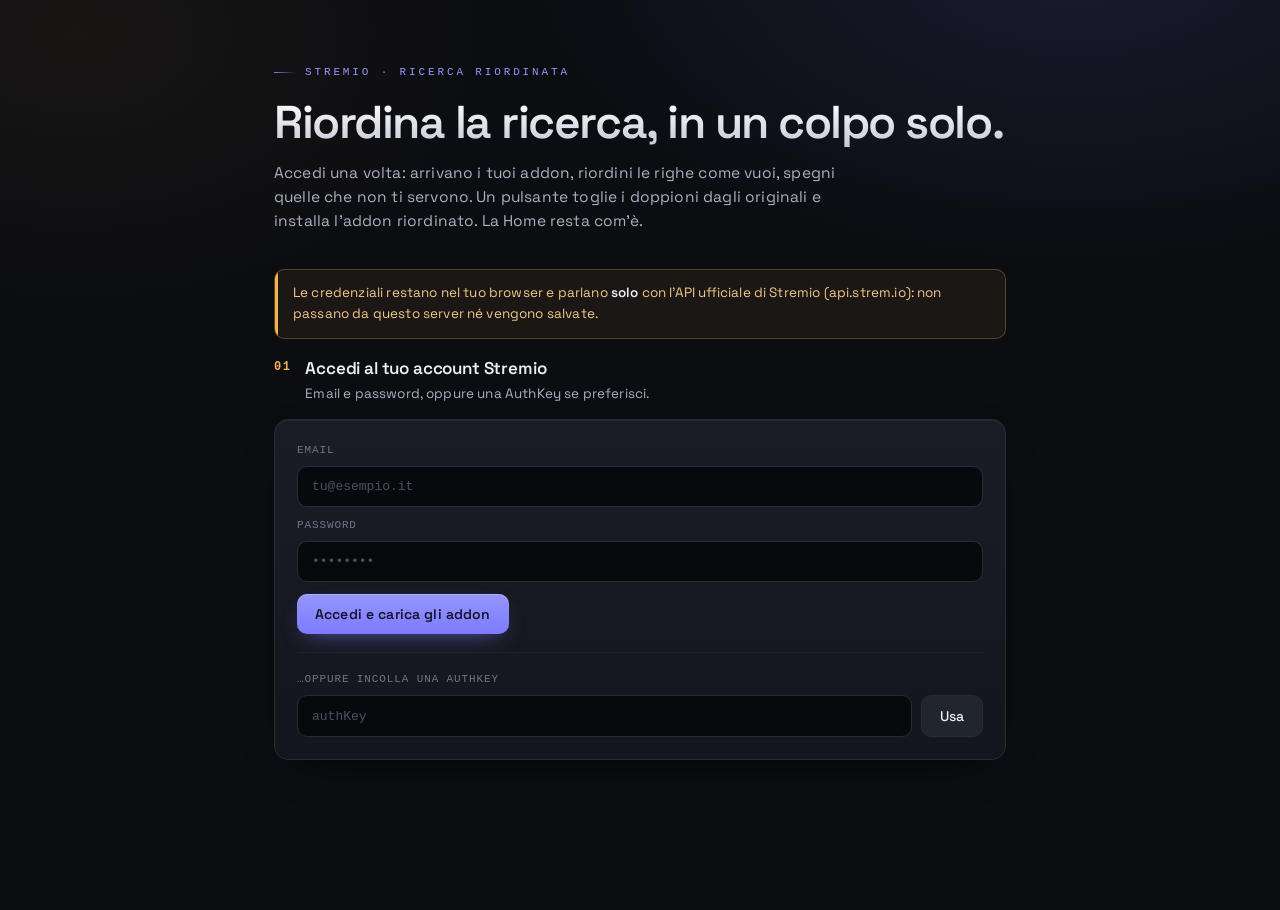
<file: index.html>
<!doctype html>
<html lang="it">
<head>
<meta charset="utf-8" />
<meta name="viewport" content="width=device-width, initial-scale=1" />
<title>Ricerca Riordinata · Stremio</title>
<link rel="preconnect" href="https://fonts.googleapis.com" />
<link href="https://fonts.googleapis.com/css2?family=Space+Grotesk:wght@400;500;600;700&display=swap" rel="stylesheet" />
<link rel="stylesheet" href="/style.css" />
</head>
<body>
<div class="wrap">
  <header class="masthead">
    <p class="eyebrow">Stremio · Ricerca Riordinata</p>
    <h1>Riordina la ricerca, in un colpo solo.</h1>
    <p class="lede">Accedi una volta: arrivano i tuoi addon, riordini le righe come vuoi, spegni quelle che non ti servono. Un pulsante toglie i doppioni dagli originali e installa l'addon riordinato. La Home resta com'è.</p>
  </header>

  <div class="banner warn">
    Le credenziali restano nel tuo browser e parlano <strong>solo</strong> con l'API ufficiale di Stremio (api.strem.io): non passano da questo server né vengono salvate.
  </div>

  <!-- STEP 1: LOGIN -->
  <section class="step" id="loginStep">
    <div class="step-head"><span class="step-num">01</span>
      <div><h2 class="step-title">Accedi al tuo account Stremio</h2>
      <p class="step-sub">Email e password, oppure una AuthKey se preferisci.</p></div>
    </div>
    <div class="card">
      <label class="field" for="email">Email</label>
      <input id="email" type="email" autocomplete="username" placeholder="tu@esempio.it" />
      <div style="height:10px"></div>
      <label class="field" for="pass">Password</label>
      <input id="pass" type="password" autocomplete="current-password" placeholder="••••••••" />
      <div style="height:12px"></div>
      <button id="login" class="primary">Accedi e carica gli addon</button>
      <hr class="sep" style="margin:18px 0" />
      <label class="field" for="authkey">…oppure incolla una AuthKey</label>
      <div class="row-inline">
        <input id="authkey" type="text" placeholder="authKey" autocomplete="off" />
        <button id="useKey">Usa</button>
      </div>
      <div id="authMsg"></div>
    </div>
  </section>

  <!-- STEP 2: ORDER -->
  <section class="step" id="orderStep" style="display:none">
    <div class="step-head"><span class="step-num">02</span>
      <div><h2 class="step-title">Ordina le righe della ricerca</h2>
      <p class="step-sub">Il numero è la posizione. Trascina con ↑ ↓, rinomina, spegni quelle che non vuoi: le righe spente spariscono del tutto dalla ricerca di Stremio.</p></div>
    </div>
    <div id="list" class="sources"></div>
    <div id="warnProtected"></div>
  </section>

  <!-- STEP 3: APPLY -->
  <section class="step" id="applyStep" style="display:none">
    <div class="step-head"><span class="step-num">03</span>
      <div><h2 class="step-title">Applica e installa</h2>
      <p class="step-sub">Toglie la ricerca agli originali e installa l'addon riordinato.</p></div>
    </div>
    <div class="card">
      <label class="field" for="addonName">Nome dell'addon</label>
      <input id="addonName" type="text" placeholder="Ricerca Riordinata" autocomplete="off" />
      <div style="height:14px"></div>
      <div class="btn-row" style="margin-bottom:14px">
        <button id="backup" class="ghost">Scarica backup</button>
        <span class="note muted" id="backupNote" style="align-self:center">Scarica il backup per abilitare “Applica”.</span>
      </div>
      <button id="apply" class="primary" disabled>Applica e installa</button>
      <div id="applyMsg"></div>
    </div>
  </section>
</div>

<script>
const $ = (s) => document.querySelector(s);
const API = 'https://api.strem.io/api/';
let authKey = null;
let collection = [];   // addons completi dell'account
let rows = [];         // righe cercabili: {addonIdx, src, addonName, utype, uid_up, type, name, on}
let didBackup = false;

function banner(el, kind, html){ el.innerHTML = '<div class="banner '+kind+'">'+html+'</div>'; }
function isProtected(a){ return !!(a.flags && a.flags.protected); }
function searchableCatalogs(a){
  const cats = (a.manifest && a.manifest.catalogs) || [];
  return cats.filter(c =>
    (Array.isArray(c.extra) && c.extra.some(e => e && e.name === 'search')) ||
    (Array.isArray(c.extraSupported) && c.extraSupported.includes('search')));
}
function b64url(str){
  const bytes = new TextEncoder().encode(str);
  let bin=''; for (const b of bytes) bin += String.fromCharCode(b);
  return btoa(bin).replace(/\+/g,'-').replace(/\//g,'_').replace(/=+$/,'');
}
async function apiPost(method, body){
  const r = await fetch(API + method, { method:'POST', headers:{'Content-Type':'application/json'}, body: JSON.stringify(body) });
  return r.json();
}

async function login(){
  const email = $('#email').value.trim(), pass = $('#pass').value, msg = $('#authMsg');
  if (!email || !pass){ banner(msg,'err','Inserisci email e password.'); return; }
  banner(msg,'warn','Accesso in corso…');
  try {
    const data = await apiPost('login', { email, password: pass });
    const key = data && data.result && data.result.authKey;
    if (!key) throw new Error((data && data.error && data.error.message) || 'credenziali non valide');
    authKey = key; $('#pass').value = '';
    await loadCollection();
  } catch(e){ banner(msg,'err','Accesso fallito: '+e.message+'. Se è un problema di CORS, prova con la AuthKey.'); }
}
async function useKey(){
  const k = $('#authkey').value.trim(), msg = $('#authMsg');
  if (!k){ banner(msg,'err','Incolla una AuthKey.'); return; }
  authKey = k; await loadCollection();
}

async function loadCollection(){
  const msg = $('#authMsg');
  banner(msg,'warn','Carico i tuoi addon…');
  try {
    const data = await apiPost('addonCollectionGet', { type:'AddonCollectionGet', authKey, update:true });
    const list = data && data.result && data.result.addons;
    if (!Array.isArray(list)) throw new Error((data && data.error && data.error.message) || 'risposta inattesa');
    collection = list;

    rows = [];
    let protectedSearch = [];
    list.forEach((a, idx) => {
      const cats = searchableCatalogs(a);
      if (!cats.length) return;
      if (isProtected(a)) { protectedSearch.push((a.manifest&&a.manifest.name)||a.transportName); return; }
      cats.forEach(c => rows.push({
        addonIdx: idx, src: a.transportUrl, addonName: (a.manifest&&a.manifest.name)||'(addon)',
        utype: c.type, uid_up: c.id, type: c.type, name: c.name || ((a.manifest&&a.manifest.name)+' '+c.type), on: true,
      }));
    });

    if (!rows.length){ banner(msg,'err','Non ho trovato addon con ricerca da gestire.'); return; }
    banner(msg,'ok','Caricati '+rows.length+' righe cercabili da '+list.length+' addon.');
    $('#loginStep').style.display = 'none';
    $('#orderStep').style.display = 'block';
    $('#applyStep').style.display = 'block';

    if (protectedSearch.length){
      $('#warnProtected').innerHTML = '<div class="banner warn">Questi addon sono protetti e non modificabili: <strong>'+protectedSearch.join(', ')+'</strong>. La loro riga di ricerca resterà nella posizione decisa da Stremio.</div>';
    }
    render();
  } catch(e){ banner(msg,'err','Caricamento non riuscito: '+e.message); }
}

function move(i,d){ const j=i+d; if(j<0||j>=rows.length)return; [rows[i],rows[j]]=[rows[j],rows[i]]; render(); }
function render(){
  const list = $('#list'); list.innerHTML='';
  rows.forEach((row,i) => {
    const el = document.createElement('div');
    el.className = 'src' + (row.on ? '' : ' off');
    el.innerHTML = `
      <div class="rank">${String(i+1).padStart(2,'0')}</div>
      <div>
        <div class="src-name"><input data-i="${i}" class="nm" type="text" value="${row.name.replace(/"/g,'&quot;')}" /></div>
        <div class="src-meta">${row.addonName} · ${row.utype}/${row.uid_up}</div>
      </div>
      <div class="src-ctrls">
        <span class="tag">${row.type}</span>
        <button class="icon" data-up="${i}" title="Su">↑</button>
        <button class="icon" data-down="${i}" title="Giù">↓</button>
        <button class="icon ghost" data-toggle="${i}" title="Accendi/spegni">${row.on ? '◉' : '◯'}</button>
      </div>`;
    list.appendChild(el);
  });
  list.querySelectorAll('input.nm').forEach(inp => inp.oninput = e => rows[+e.target.dataset.i].name = e.target.value);
  list.querySelectorAll('[data-up]').forEach(b => b.onclick = () => move(+b.dataset.up,-1));
  list.querySelectorAll('[data-down]').forEach(b => b.onclick = () => move(+b.dataset.down,+1));
  list.querySelectorAll('[data-toggle]').forEach(b => b.onclick = () => { const i=+b.dataset.toggle; rows[i].on=!rows[i].on; render(); });
}

function downloadBackup(){
  const blob = new Blob([JSON.stringify(collection,null,2)], {type:'application/json'});
  const a = document.createElement('a');
  a.href = URL.createObjectURL(blob);
  a.download = 'stremio-addons-backup-'+new Date().toISOString().slice(0,10)+'.json';
  a.click();
  didBackup = true; $('#backupNote').textContent='Backup scaricato ✓'; $('#apply').disabled=false;
}

function stripSearch(manifest){
  const m = JSON.parse(JSON.stringify(manifest));
  (m.catalogs||[]).forEach(c => {
    if (Array.isArray(c.extra)) c.extra = c.extra.filter(e => !(e && e.name==='search'));
    if (Array.isArray(c.extraSupported)) c.extraSupported = c.extraSupported.filter(x => x!=='search');
    if (Array.isArray(c.extraRequired)) c.extraRequired = c.extraRequired.filter(x => x!=='search');
  });
  return m;
}

async function apply(){
  const msg = $('#applyMsg');
  const active = rows.filter(r => r.on);
  if (!didBackup){ banner(msg,'err','Scarica prima il backup.'); return; }
  banner(msg,'warn','Applico le modifiche…');

  // 1) configurazione dell'aggregatore (solo righe accese, nell'ordine attuale)
  let aggDescriptor = null, installUrl = null;
  if (active.length){
  const cfg = {
    id: Math.random().toString(36).slice(2,8),
    name: ($('#addonName').value.trim() || 'Ricerca Riordinata'),
    catalogs: active.map((r,i) => ({ uid:'c'+i, name:r.name, type:r.type, src:r.src, utype:r.utype, uid_up:r.uid_up })),
  };
  const blob = b64url(JSON.stringify(cfg));
  installUrl = location.origin + '/' + blob + '/manifest.json';
  const types = [...new Set(cfg.catalogs.map(c=>c.type))];
  const aggManifest = {
    id: 'com.cloudflare.ricerca-riordinata.'+cfg.id, version:'1.0.0', name: cfg.name,
    description:'Righe della ricerca nell\u0027ordine scelto da te.',
    resources:['catalog'], types, idPrefixes:[],
    catalogs: cfg.catalogs.map(c => ({ type:c.type, id:c.uid, name:c.name, extra:[{name:'search',isRequired:true}] })),
    behaviorHints:{ configurable:true, configurationRequired:false },
  };
  aggDescriptor = { transportUrl: installUrl, transportName: cfg.name, manifest: aggManifest, flags:{} };
  }

  // 2) tolgo la ricerca a TUTTE le fonti gestite, anche a quelle con le righe spente:
  //    una riga spenta non entra nell'aggregatore, quindi sparisce del tutto dalla ricerca di Stremio
  const sourceUrls = new Set(rows.map(r => r.src));

  // 3) nuova collezione: tolgo la ricerca alle fonti, rimuovo vecchi aggregatori di questo dominio, aggiungo l'aggregatore
  const next = collection
    .map(a => sourceUrls.has(a.transportUrl) ? { ...a, manifest: stripSearch(a.manifest) } : a)
    .filter(a => !(a.transportUrl && a.transportUrl.startsWith(location.origin)));
  if (aggDescriptor) next.push(aggDescriptor);

  try {
    const data = await apiPost('addonCollectionSet', { type:'AddonCollectionSet', authKey, addons: next });
    if (data && data.error) throw new Error(data.error.message || JSON.stringify(data.error));
    collection = next;
    $('#apply').disabled = true;
    if (!installUrl){
      msg.innerHTML = '<div class="banner ok"><strong>Fatto.</strong> Tutte le righe erano spente: ho tolto la ricerca alle fonti senza installare alcun aggregatore. <strong>Riavvia Stremio.</strong></div>';
      return;
    }
    const deep = 'stremio://' + installUrl.replace(/^https?:\/\//,'');
    msg.innerHTML = '<div class="banner ok"><strong>Fatto.</strong> Ricerca tolta agli originali (anche alle righe spente) e addon riordinato installato. <strong>Riavvia Stremio</strong> per vederlo.</div>'
      + '<div class="output"><div class="note">Se l\u0027addon non comparisse, installalo a mano:</div><div class="url-box">'+installUrl+'</div>'
      + '<div class="btn-row"><a href="'+deep+'"><button>Apri in Stremio</button></a><button id="copyUrl" class="ghost">Copia URL</button></div></div>';
    const cp = document.getElementById('copyUrl'); if (cp) cp.onclick = () => { navigator.clipboard.writeText(installUrl); cp.textContent='Copiato ✓'; };
  } catch(e){ banner(msg,'err','Modifica non riuscita: '+e.message+'. La tua collezione non è stata cambiata; puoi ripristinare dal backup.'); }
}

$('#login').onclick = login;
$('#useKey').onclick = useKey;
$('#backup').onclick = downloadBackup;
$('#apply').onclick = apply;
</script>
</body>
</html>
</file>
<file: style.css>
/* ============================================================
   Ricerca Riordinata — foglio di stile
   Direzione: una "console" professionale e scura dove ordini
   le fonti come canali su un mixer. L'ordine E' il contenuto,
   quindi i numeri di rango sono l'unico elemento acceso (ambra).
   Tutto il resto e' disciplinato e silenzioso.
   ============================================================ */

:root {
  /* superfici a strati, blu-nero profondo (non nero piatto) */
  --bg:        #0c0d11;
  --bg-deep:   #08090c;
  --surface:   #14161d;
  --surface-2: #1a1d26;
  --surface-3: #21252f;
  --line:      #282c38;
  --line-2:    #20232d;
  --hairline:  rgba(255, 255, 255, 0.055);

  /* inchiostro */
  --ink:   #eceef5;
  --ink-2: #aab0c0;
  --ink-3: #6f7689;
  --ink-4: #4b5063;

  /* accento iris + segnale ambra (la firma) */
  --iris:      #7c7bff;
  --iris-bri:  #9695ff;
  --iris-dim:  #5b5ae0;
  --iris-soft: rgba(124, 123, 255, 0.13);
  --iris-line: rgba(124, 123, 255, 0.40);
  --amber:     #f4b350;
  --green:     #4fd1a0;
  --red:       #ff6b81;

  --radius:   14px;
  --radius-s: 10px;
  --mono: ui-monospace, "JetBrains Mono", "SF Mono", Menlo, Consolas, monospace;
  --sans: "Space Grotesk", system-ui, -apple-system, "Segoe UI", Roboto, sans-serif;

  --sh-card: inset 0 1px 0 var(--hairline), 0 14px 44px -24px rgba(0,0,0,0.9);
  --sh-pop:  0 18px 50px -20px rgba(0,0,0,0.85);
  --ease: cubic-bezier(0.22, 0.61, 0.36, 1);
}

* { box-sizing: border-box; }
html { -webkit-text-size-adjust: 100%; }

body {
  margin: 0;
  color: var(--ink);
  font-family: var(--sans);
  font-size: 16px;
  line-height: 1.55;
  letter-spacing: 0.01em;
  -webkit-font-smoothing: antialiased;
  text-rendering: optimizeLegibility;
  background:
    radial-gradient(900px 520px at 84% -6%, var(--iris-soft), transparent 62%),
    radial-gradient(700px 460px at 6% 4%, rgba(244,179,80,0.05), transparent 60%),
    var(--bg);
  background-attachment: fixed;
}

.wrap {
  max-width: 780px;
  margin: 0 auto;
  padding: 56px 24px 120px;
}

/* ---------- intestazione ---------- */
.masthead { margin-bottom: 36px; animation: rise 0.6s var(--ease) both; }
.eyebrow {
  font-family: var(--mono);
  font-size: 11px;
  font-weight: 500;
  letter-spacing: 0.26em;
  text-transform: uppercase;
  color: var(--iris-bri);
  margin: 0 0 18px;
  display: inline-flex;
  align-items: center;
  gap: 9px;
}
.eyebrow::before {
  content: "";
  width: 22px; height: 1px;
  background: linear-gradient(90deg, var(--iris), transparent);
}
h1 {
  font-size: clamp(30px, 6.2vw, 46px);
  font-weight: 600;
  line-height: 1.04;
  letter-spacing: -0.032em;
  margin: 0 0 14px;
  background: linear-gradient(180deg, #ffffff, #c5c8d6);
  -webkit-background-clip: text;
  background-clip: text;
  color: transparent;
}
.lede {
  margin: 0;
  max-width: 60ch;
  color: var(--ink-2);
  font-size: 15.5px;
}

/* ---------- banner ---------- */
.banner {
  position: relative;
  border-radius: var(--radius-s);
  padding: 13px 16px 13px 18px;
  font-size: 13.5px;
  margin: 16px 0;
  border: 1px solid var(--line);
  background: var(--surface);
  overflow: hidden;
}
.banner::before {
  content: "";
  position: absolute; left: 0; top: 0; bottom: 0;
  width: 3px;
}
.banner strong { color: var(--ink); font-weight: 600; }
.banner.warn { color: #f3c98a; border-color: rgba(244,179,80,0.28); background: rgba(244,179,80,0.06); }
.banner.warn::before { background: var(--amber); }
.banner.ok   { color: #9ce8c8; border-color: rgba(79,209,160,0.30); background: rgba(79,209,160,0.07); }
.banner.ok::before { background: var(--green); }
.banner.err  { color: #ff9aa9; border-color: rgba(255,107,129,0.32); background: rgba(255,107,129,0.07); }
.banner.err::before { background: var(--red); }

/* ---------- step ---------- */
.step { margin-bottom: 30px; animation: rise 0.6s var(--ease) both; }
.step:nth-of-type(2) { animation-delay: 0.04s; }
.step:nth-of-type(3) { animation-delay: 0.08s; }
.step-head { display: flex; align-items: flex-start; gap: 14px; margin-bottom: 14px; }
.step-num {
  font-family: var(--mono);
  font-size: 12px;
  font-weight: 600;
  color: var(--amber);
  letter-spacing: 0.12em;
  padding: 3px 0 0;
  flex: 0 0 auto;
}
.step-title { font-size: 17px; font-weight: 600; margin: 0; letter-spacing: -0.01em; }
.step-sub { color: var(--ink-2); font-size: 13.5px; margin: 3px 0 0; }

/* ---------- card ---------- */
.card {
  background: linear-gradient(180deg, var(--surface-2), var(--surface));
  border: 1px solid var(--line);
  border-radius: var(--radius);
  padding: 22px;
  box-shadow: var(--sh-card);
}

/* ---------- form ---------- */
label.field {
  display: block;
  font-family: var(--mono);
  font-size: 11px;
  letter-spacing: 0.08em;
  text-transform: uppercase;
  color: var(--ink-3);
  margin-bottom: 7px;
}
input[type="text"], input[type="email"], input[type="password"], textarea {
  width: 100%;
  background: var(--bg-deep);
  color: var(--ink);
  border: 1px solid var(--line);
  border-radius: var(--radius-s);
  padding: 12px 14px;
  font-family: var(--mono);
  font-size: 13px;
  outline: none;
  transition: border-color 0.16s var(--ease), box-shadow 0.16s var(--ease);
}
input::placeholder { color: var(--ink-4); }
input:focus, textarea:focus {
  border-color: var(--iris);
  box-shadow: 0 0 0 3px var(--iris-soft);
}
.row-inline { display: flex; gap: 9px; }
.row-inline input { flex: 1; }

/* ---------- bottoni ---------- */
button {
  font-family: var(--sans);
  font-size: 14px;
  font-weight: 500;
  letter-spacing: 0.01em;
  color: var(--ink);
  background: var(--surface-3);
  border: 1px solid var(--line);
  padding: 11px 18px;
  border-radius: var(--radius-s);
  cursor: pointer;
  transition: transform 0.08s var(--ease), border-color 0.16s var(--ease),
              background 0.16s var(--ease), box-shadow 0.16s var(--ease);
}
button:hover { border-color: var(--iris-line); background: #262a35; }
button:active { transform: translateY(1px); }
button:focus-visible { outline: none; box-shadow: 0 0 0 3px var(--iris-soft); }

button.primary {
  color: #14132e;
  font-weight: 600;
  border: none;
  background: linear-gradient(180deg, var(--iris-bri), var(--iris));
  box-shadow: 0 1px 0 rgba(255,255,255,0.25) inset, 0 8px 22px -10px rgba(124,123,255,0.7);
}
button.primary:hover { background: linear-gradient(180deg, #a3a2ff, var(--iris-bri)); }
button.ghost { background: transparent; }
button.ghost:hover { background: var(--iris-soft); }
button:disabled { opacity: 0.42; cursor: not-allowed; transform: none; box-shadow: none; }
button.icon {
  padding: 0;
  width: 38px; height: 38px;
  font-family: var(--mono);
  font-size: 14px;
  display: inline-grid;
  place-items: center;
}

/* ---------- lista fonti (channel strips) ---------- */
.sources { display: flex; flex-direction: column; gap: 9px; }
.src {
  position: relative;
  display: grid;
  grid-template-columns: 50px 1fr auto;
  align-items: center;
  gap: 14px;
  background: linear-gradient(180deg, var(--surface-2), var(--surface));
  border: 1px solid var(--line);
  border-radius: 12px;
  padding: 13px 15px;
  box-shadow: var(--sh-card);
  transition: border-color 0.16s var(--ease), box-shadow 0.16s var(--ease), opacity 0.16s var(--ease);
}
.src::before {
  content: "";
  position: absolute; left: 0; top: 10px; bottom: 10px;
  width: 2px; border-radius: 2px;
  background: var(--iris);
  opacity: 0;
  transition: opacity 0.16s var(--ease);
}
.src:hover { border-color: var(--iris-line); }
.src:hover::before { opacity: 0.9; }
.src.off { opacity: 0.4; filter: saturate(0.4); }

.rank {
  font-family: var(--mono);
  font-size: 22px;
  font-weight: 700;
  color: var(--amber);
  text-align: center;
  font-variant-numeric: tabular-nums;
  text-shadow: 0 0 22px rgba(244,179,80,0.28);
}
.src.off .rank { color: var(--ink-4); text-shadow: none; }

.src-name { font-size: 15px; font-weight: 600; }
.src-name input {
  width: 100%;
  font-family: var(--sans);
  font-size: 14.5px;
  font-weight: 600;
  padding: 7px 9px;
  background: transparent;
  border-color: transparent;
}
.src-name input:hover { border-color: var(--line); }
.src-name input:focus { background: var(--bg-deep); border-color: var(--iris); }
.src-meta {
  font-family: var(--mono);
  font-size: 11px;
  color: var(--ink-3);
  margin-top: 4px;
  padding-left: 9px;
  word-break: break-all;
}
.src-ctrls { display: flex; gap: 5px; align-items: center; }

.tag {
  font-family: var(--mono);
  font-size: 10px;
  font-weight: 500;
  letter-spacing: 0.06em;
  text-transform: uppercase;
  color: var(--ink-2);
  padding: 4px 9px;
  border-radius: 6px;
  border: 1px solid var(--line);
  background: var(--bg-deep);
}

/* ---------- output / install ---------- */
.output {
  margin-top: 16px;
  background: var(--bg-deep);
  border: 1px solid var(--iris-line);
  border-radius: 12px;
  padding: 18px;
  box-shadow: 0 0 0 1px rgba(124,123,255,0.08), var(--sh-pop);
}
.url-box {
  font-family: var(--mono);
  font-size: 12px;
  color: var(--green);
  background: #060709;
  border: 1px solid var(--line);
  border-radius: 9px;
  padding: 13px 14px;
  word-break: break-all;
  margin: 12px 0;
  box-shadow: inset 0 0 30px rgba(79,209,160,0.05);
}
.btn-row { display: flex; gap: 9px; flex-wrap: wrap; align-items: center; }
.btn-row a { text-decoration: none; }

/* ---------- testo di servizio ---------- */
.note { font-size: 13.5px; color: var(--ink-2); }
.note strong { color: var(--ink); font-weight: 600; }
.muted { color: var(--ink-3); }
a { color: var(--iris-bri); text-decoration-color: var(--iris-dim); text-underline-offset: 2px; }
a:hover { color: #b4b3ff; }

hr.sep { border: none; border-top: 1px solid var(--line-2); margin: 22px 0; }
.empty {
  text-align: center;
  color: var(--ink-4);
  font-family: var(--mono);
  font-size: 13px;
  padding: 30px 0;
  border: 1px dashed var(--line);
  border-radius: 12px;
}

code {
  font-family: var(--mono);
  font-size: 0.88em;
  color: var(--iris-bri);
  background: var(--iris-soft);
  padding: 1px 6px;
  border-radius: 5px;
}

/* ---------- movimento ---------- */
@keyframes rise {
  from { opacity: 0; transform: translateY(10px); }
  to   { opacity: 1; transform: translateY(0); }
}

/* ---------- responsive ---------- */
@media (max-width: 560px) {
  .wrap { padding: 40px 18px 90px; }
  .src { grid-template-columns: 40px 1fr; }
  .src-ctrls { grid-column: 1 / -1; justify-content: flex-end; margin-top: 6px; }
  .rank { font-size: 19px; }
}

@media (prefers-reduced-motion: reduce) {
  *, *::before, *::after { animation: none !important; transition: none !important; }
}
</file>
